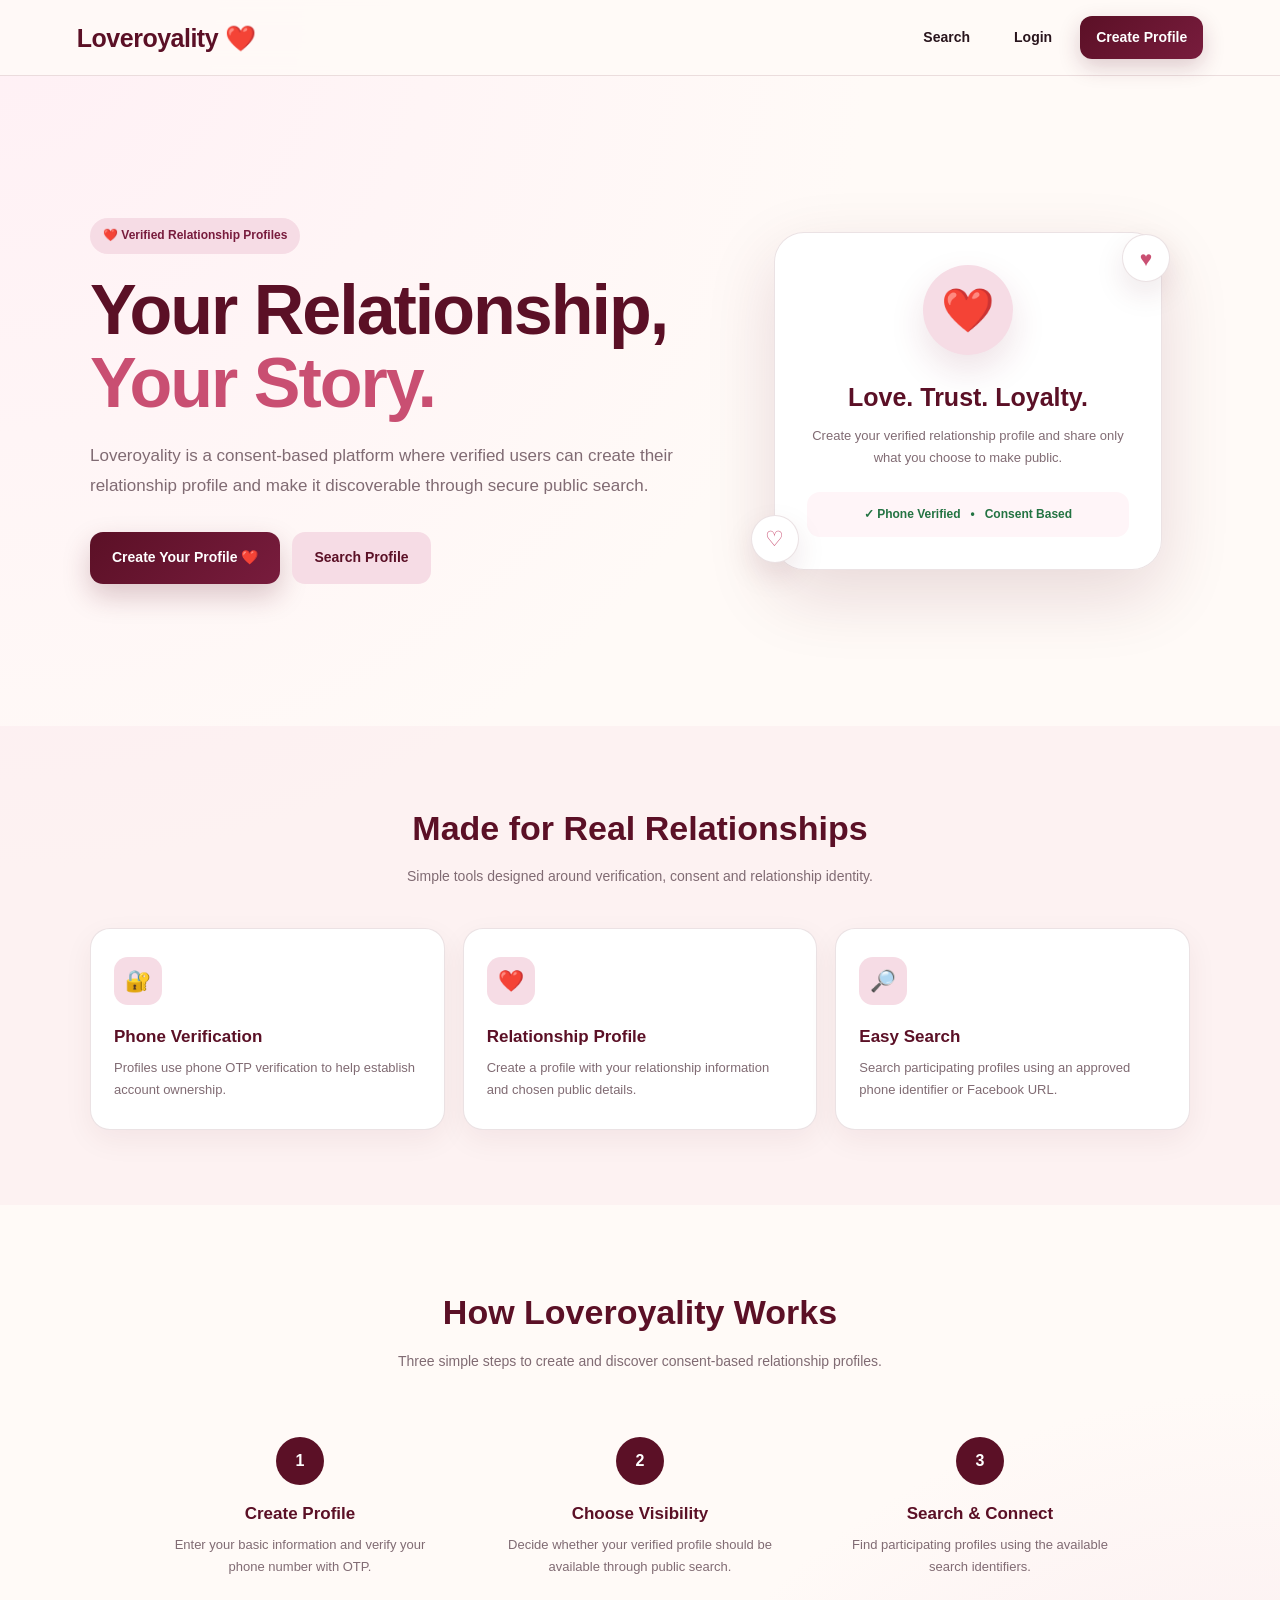
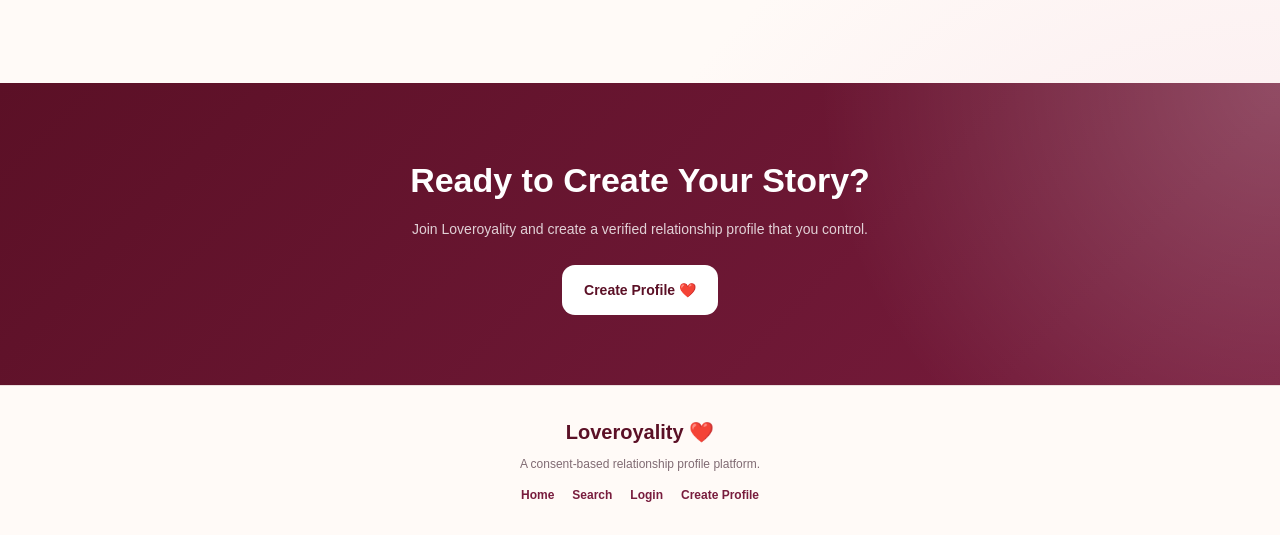
<file: index.html>
<!DOCTYPE html>
<html lang="en">
<head>
  <meta charset="UTF-8">
  <meta name="viewport" content="width=device-width, initial-scale=1.0">

  <title>Loveroyality — Relationship Profiles</title>
  <meta
    name="description"
    content="Loveroyality is a consent-based relationship profile platform where verified users can create and search public relationship profiles."
  >

  <link rel="stylesheet" href="style.css">

  <style>
    .home-page {
      min-height: calc(100vh - 76px);
    }

    .hero {
      min-height: 650px;
      padding: 80px 6%;
      display: flex;
      align-items: center;
      justify-content: center;
    }

    .hero-content {
      width: 100%;
      max-width: 1100px;
      display: grid;
      grid-template-columns: 1.15fr 0.85fr;
      gap: 55px;
      align-items: center;
    }

    .hero-badge {
      display: inline-flex;
      align-items: center;
      gap: 8px;
      padding: 8px 13px;
      margin-bottom: 20px;
      border-radius: 30px;
      background: var(--pink);
      color: var(--wine);
      font-size: 12px;
      font-weight: 800;
    }

    .hero-text h1 {
      max-width: 680px;
      margin-bottom: 20px;
      color: var(--burgundy);
      font-size: clamp(40px, 6vw, 70px);
      line-height: 1.05;
      letter-spacing: -2px;
    }

    .hero-text h1 span {
      color: var(--rose);
    }

    .hero-text p {
      max-width: 610px;
      margin-bottom: 30px;
      color: var(--muted);
      font-size: 17px;
      line-height: 1.8;
    }

    .hero-buttons {
      display: flex;
      flex-wrap: wrap;
      gap: 12px;
    }

    .hero-btn {
      display: inline-flex;
      min-height: 52px;
      padding: 0 22px;
      align-items: center;
      justify-content: center;
      border-radius: 13px;
      font-size: 14px;
      font-weight: 800;
      transition: 0.25s ease;
    }

    .hero-btn.primary {
      color: var(--white);
      background: linear-gradient(
        135deg,
        var(--burgundy),
        var(--wine)
      );
      box-shadow: 0 12px 28px rgba(91, 16, 38, 0.22);
    }

    .hero-btn.secondary {
      color: var(--burgundy);
      background: var(--pink);
    }

    .hero-btn:hover {
      transform: translateY(-2px);
    }

    .hero-card {
      position: relative;
      min-height: 390px;
      padding: 28px;
      display: flex;
      align-items: center;
      justify-content: center;
    }

    .love-card {
      width: min(100%, 390px);
      padding: 32px;
      text-align: center;
      background: rgba(255, 255, 255, 0.96);
      border: 1px solid var(--border);
      border-radius: 30px;
      box-shadow: 0 25px 70px rgba(91, 16, 38, 0.14);
    }

    .love-heart {
      width: 90px;
      height: 90px;
      margin: 0 auto 22px;
      display: flex;
      align-items: center;
      justify-content: center;
      border-radius: 50%;
      background: var(--pink);
      color: var(--wine);
      font-size: 43px;
      box-shadow: 0 15px 35px rgba(120, 28, 61, 0.13);
    }

    .love-card h2 {
      margin-bottom: 8px;
      color: var(--burgundy);
      font-size: 25px;
    }

    .love-card p {
      margin-bottom: 22px;
      color: var(--muted);
      font-size: 13px;
      line-height: 1.7;
    }

    .verified-box {
      padding: 13px;
      border-radius: 13px;
      background: var(--soft-pink);
      color: #237342;
      font-size: 12px;
      font-weight: 800;
    }

    .floating-heart {
      position: absolute;
      display: flex;
      align-items: center;
      justify-content: center;
      width: 48px;
      height: 48px;
      border-radius: 50%;
      background: var(--white);
      border: 1px solid var(--border);
      box-shadow: 0 12px 30px rgba(91, 16, 38, 0.1);
      color: var(--rose);
      font-size: 21px;
    }

    .floating-heart.one {
      top: 30px;
      right: 20px;
    }

    .floating-heart.two {
      bottom: 35px;
      left: 5px;
    }

    .features {
      padding: 75px 6%;
      background: rgba(246, 220, 229, 0.28);
    }

    .section-heading {
      max-width: 650px;
      margin: 0 auto 40px;
      text-align: center;
    }

    .section-heading h2 {
      margin-bottom: 10px;
      color: var(--burgundy);
      font-size: 34px;
    }

    .section-heading p {
      color: var(--muted);
      font-size: 14px;
    }

    .feature-grid {
      width: 100%;
      max-width: 1100px;
      margin: auto;
      display: grid;
      grid-template-columns: repeat(3, 1fr);
      gap: 18px;
    }

    .feature-card {
      padding: 28px 23px;
      background: var(--white);
      border: 1px solid var(--border);
      border-radius: 20px;
      box-shadow: 0 10px 30px rgba(91, 16, 38, 0.06);
      transition: 0.25s ease;
    }

    .feature-card:hover {
      transform: translateY(-4px);
      box-shadow: 0 18px 40px rgba(91, 16, 38, 0.1);
    }

    .feature-icon {
      width: 48px;
      height: 48px;
      margin-bottom: 18px;
      display: flex;
      align-items: center;
      justify-content: center;
      border-radius: 14px;
      background: var(--pink);
      color: var(--wine);
      font-size: 21px;
    }

    .feature-card h3 {
      margin-bottom: 7px;
      color: var(--burgundy);
      font-size: 17px;
    }

    .feature-card p {
      color: var(--muted);
      font-size: 13px;
      line-height: 1.7;
    }

    .how-section {
      padding: 80px 6%;
    }

    .steps {
      width: 100%;
      max-width: 1000px;
      margin: auto;
      display: grid;
      grid-template-columns: repeat(3, 1fr);
      gap: 20px;
    }

    .step {
      text-align: center;
      padding: 25px 18px;
    }

    .step-number {
      width: 48px;
      height: 48px;
      margin: 0 auto 15px;
      display: flex;
      align-items: center;
      justify-content: center;
      border-radius: 50%;
      background: var(--burgundy);
      color: var(--white);
      font-weight: 800;
    }

    .step h3 {
      margin-bottom: 7px;
      color: var(--burgundy);
      font-size: 17px;
    }

    .step p {
      color: var(--muted);
      font-size: 13px;
      line-height: 1.7;
    }

    .cta-section {
      padding: 70px 6%;
      background:
        radial-gradient(
          circle at top right,
          rgba(255,255,255,0.22),
          transparent 35%
        ),
        linear-gradient(
          135deg,
          var(--burgundy),
          var(--wine)
        );
      color: var(--white);
      text-align: center;
    }

    .cta-section h2 {
      margin-bottom: 10px;
      font-size: 34px;
    }

    .cta-section p {
      max-width: 600px;
      margin: 0 auto 25px;
      color: rgba(255,255,255,0.8);
      font-size: 14px;
    }

    .cta-btn {
      display: inline-flex;
      min-height: 50px;
      padding: 0 22px;
      align-items: center;
      justify-content: center;
      border-radius: 13px;
      background: var(--white);
      color: var(--burgundy);
      font-size: 14px;
      font-weight: 800;
    }

    .footer {
      padding: 30px 6%;
      text-align: center;
      background: var(--cream);
      border-top: 1px solid var(--border);
    }

    .footer-logo {
      margin-bottom: 7px;
      color: var(--burgundy);
      font-size: 20px;
      font-weight: 800;
    }

    .footer p {
      color: var(--muted);
      font-size: 12px;
    }

    .footer-links {
      margin-top: 12px;
      display: flex;
      justify-content: center;
      gap: 18px;
      flex-wrap: wrap;
    }

    .footer-links a {
      color: var(--wine);
      font-size: 12px;
      font-weight: 700;
    }

    @media (max-width: 850px) {
      .hero {
        padding: 55px 5%;
      }

      .hero-content {
        grid-template-columns: 1fr;
        gap: 25px;
      }

      .hero-text {
        text-align: center;
      }

      .hero-text p {
        margin-left: auto;
        margin-right: auto;
      }

      .hero-buttons {
        justify-content: center;
      }

      .hero-card {
        min-height: 330px;
      }

      .feature-grid,
      .steps {
        grid-template-columns: 1fr;
      }

      .feature-card {
        text-align: center;
      }

      .feature-icon {
        margin-left: auto;
        margin-right: auto;
      }
    }

    @media (max-width: 700px) {
      .home-page {
        min-height: calc(100vh - 68px);
      }

      .hero {
        padding: 45px 18px;
      }

      .hero-text h1 {
        font-size: 42px;
        letter-spacing: -1.5px;
      }

      .hero-text p {
        font-size: 14px;
      }

      .hero-buttons {
        flex-direction: column;
      }

      .hero-btn {
        width: 100%;
      }

      .hero-card {
        min-height: 300px;
        padding: 15px;
      }

      .love-card {
        padding: 26px 20px;
      }

      .features,
      .how-section,
      .cta-section {
        padding-left: 18px;
        padding-right: 18px;
      }

      .section-heading h2,
      .cta-section h2 {
        font-size: 28px;
      }
    }

    @media (max-width: 420px) {
      .hero-text h1 {
        font-size: 36px;
      }

      .love-heart {
        width: 75px;
        height: 75px;
        font-size: 35px;
      }

      .floating-heart {
        width: 40px;
        height: 40px;
        font-size: 18px;
      }
    }
  </style>
</head>

<body>

<header class="navbar">

  <a href="index.html" class="logo">
    Loveroyality ❤️
  </a>

  <nav>
    <a href="search.html">Search</a>
    <a href="login.html">Login</a>
    <a href="register.html" class="nav-btn">Create Profile</a>
  </nav>

</header>

<main class="home-page">

  <section class="hero">

    <div class="hero-content">

      <div class="hero-text">

        <div class="hero-badge">
          ❤️ Verified Relationship Profiles
        </div>

        <h1>
          Your Relationship,
          <span>Your Story.</span>
        </h1>

        <p>
          Loveroyality is a consent-based platform where verified
          users can create their relationship profile and make it
          discoverable through secure public search.
        </p>

        <div class="hero-buttons">

          <a
            href="register.html"
            class="hero-btn primary"
          >
            Create Your Profile ❤️
          </a>

          <a
            href="search.html"
            class="hero-btn secondary"
          >
            Search Profile
          </a>

        </div>

      </div>

      <div class="hero-card">

        <div class="floating-heart one">♥</div>
        <div class="floating-heart two">♡</div>

        <div class="love-card">

          <div class="love-heart">
            ❤️
          </div>

          <h2>
            Love. Trust. Loyalty.
          </h2>

          <p>
            Create your verified relationship profile
            and share only what you choose to make public.
          </p>

          <div class="verified-box">
            ✓ Phone Verified &nbsp; • &nbsp; Consent Based
          </div>

        </div>

      </div>

    </div>

  </section>

  <section class="features">

    <div class="section-heading">

      <h2>Made for Real Relationships</h2>

      <p>
        Simple tools designed around verification,
        consent and relationship identity.
      </p>

    </div>

    <div class="feature-grid">

      <div class="feature-card">

        <div class="feature-icon">🔐</div>

        <h3>Phone Verification</h3>

        <p>
          Profiles use phone OTP verification to
          help establish account ownership.
        </p>

      </div>

      <div class="feature-card">

        <div class="feature-icon">❤️</div>

        <h3>Relationship Profile</h3>

        <p>
          Create a profile with your relationship
          information and chosen public details.
        </p>

      </div>

      <div class="feature-card">

        <div class="feature-icon">🔎</div>

        <h3>Easy Search</h3>

        <p>
          Search participating profiles using an
          approved phone identifier or Facebook URL.
        </p>

      </div>

    </div>

  </section>

  <section class="how-section">

    <div class="section-heading">

      <h2>How Loveroyality Works</h2>

      <p>
        Three simple steps to create and discover
        consent-based relationship profiles.
      </p>

    </div>

    <div class="steps">

      <div class="step">

        <div class="step-number">1</div>

        <h3>Create Profile</h3>

        <p>
          Enter your basic information and
          verify your phone number with OTP.
        </p>

      </div>

      <div class="step">

        <div class="step-number">2</div>

        <h3>Choose Visibility</h3>

        <p>
          Decide whether your verified profile
          should be available through public search.
        </p>

      </div>

      <div class="step">

        <div class="step-number">3</div>

        <h3>Search & Connect</h3>

        <p>
          Find participating profiles using the
          available search identifiers.
        </p>

      </div>

    </div>

  </section>

  <section class="cta-section">

    <h2>
      Ready to Create Your Story?
    </h2>

    <p>
      Join Loveroyality and create a verified
      relationship profile that you control.
    </p>

    <a
      href="register.html"
      class="cta-btn"
    >
      Create Profile ❤️
    </a>

  </section>

</main>

<footer class="footer">

  <div class="footer-logo">
    Loveroyality ❤️
  </div>

  <p>
    A consent-based relationship profile platform.
  </p>

  <div class="footer-links">

    <a href="index.html">Home</a>
    <a href="search.html">Search</a>
    <a href="login.html">Login</a>
    <a href="register.html">Create Profile</a>

  </div>

</footer>

</body>
</html>
</file>
<file: style.css>
* {
  margin: 0;
  padding: 0;
  box-sizing: border-box;
}

:root {
  --burgundy: #5b1026;
  --wine: #781c3d;
  --rose: #c94f72;
  --pink: #f6dce5;
  --soft-pink: #fff5f8;
  --gold: #d7ad62;
  --cream: #fffaf7;
  --white: #ffffff;
  --text: #29151d;
  --muted: #806b73;
  --border: rgba(91, 16, 38, 0.12);
  --shadow: 0 20px 60px rgba(91, 16, 38, 0.12);
}

html {
  scroll-behavior: smooth;
}

body {
  min-height: 100vh;
  font-family: Arial, Helvetica, sans-serif;
  background:
    radial-gradient(circle at top left, #fff0f5 0, transparent 35%),
    radial-gradient(circle at bottom right, #f8e3ea 0, transparent 30%),
    var(--cream);
  color: var(--text);
  line-height: 1.6;
}

a {
  color: inherit;
  text-decoration: none;
}

button,
input,
select {
  font: inherit;
}

button {
  cursor: pointer;
}

.navbar {
  width: 100%;
  min-height: 76px;
  padding: 0 6%;
  display: flex;
  align-items: center;
  justify-content: space-between;
  background: rgba(255, 250, 247, 0.92);
  border-bottom: 1px solid var(--border);
  backdrop-filter: blur(14px);
  position: sticky;
  top: 0;
  z-index: 1000;
}

.logo {
  font-size: 25px;
  font-weight: 800;
  letter-spacing: -0.5px;
  color: var(--burgundy);
}

.navbar nav {
  display: flex;
  align-items: center;
  gap: 12px;
}

.navbar nav > a {
  padding: 10px 16px;
  border-radius: 12px;
  font-size: 14px;
  font-weight: 700;
  transition: 0.25s ease;
}

.navbar nav > a:hover {
  background: var(--pink);
}

.nav-btn {
  color: var(--white) !important;
  background: linear-gradient(
    135deg,
    var(--burgundy),
    var(--wine)
  ) !important;
  box-shadow: 0 8px 22px rgba(91, 16, 38, 0.2);
}

.nav-btn:hover {
  transform: translateY(-2px);
  box-shadow: 0 12px 28px rgba(91, 16, 38, 0.25);
}

.auth-page {
  min-height: calc(100vh - 76px);
  padding: 55px 20px;
  display: flex;
  align-items: flex-start;
  justify-content: center;
}

.auth-card {
  width: 100%;
  max-width: 540px;
  padding: 38px;
  background: rgba(255, 255, 255, 0.96);
  border: 1px solid var(--border);
  border-radius: 26px;
  box-shadow: var(--shadow);
}

.auth-heading {
  text-align: center;
  margin-bottom: 30px;
}

.auth-icon {
  width: 58px;
  height: 58px;
  margin: 0 auto 15px;
  display: flex;
  align-items: center;
  justify-content: center;
  border-radius: 50%;
  background: var(--pink);
  color: var(--wine);
  font-size: 26px;
  box-shadow: 0 8px 25px rgba(120, 28, 61, 0.12);
}

.auth-heading h1 {
  font-size: 30px;
  color: var(--burgundy);
  margin-bottom: 7px;
}

.auth-heading p {
  color: var(--muted);
  font-size: 14px;
}

.form-group {
  margin-bottom: 19px;
}

.form-group label {
  display: block;
  margin-bottom: 8px;
  font-size: 14px;
  font-weight: 700;
  color: var(--text);
}

.form-group input,
.form-group select {
  width: 100%;
  height: 50px;
  padding: 0 15px;
  border: 1px solid var(--border);
  border-radius: 13px;
  outline: none;
  background: var(--white);
  color: var(--text);
  transition: 0.2s ease;
}

.form-group input:focus,
.form-group select:focus {
  border-color: var(--rose);
  box-shadow: 0 0 0 4px rgba(201, 79, 114, 0.1);
}

.phone-row {
  display: grid;
  grid-template-columns: 125px 1fr;
  gap: 10px;
}

.phone-row select {
  padding-left: 10px;
  padding-right: 5px;
}

.check-row {
  display: flex;
  align-items: flex-start;
  gap: 10px;
  margin: 18px 0 22px;
  color: var(--muted);
  font-size: 12px;
  line-height: 1.5;
}

.check-row input {
  width: 17px;
  height: 17px;
  margin-top: 2px;
  accent-color: var(--wine);
  flex-shrink: 0;
}

.primary-btn,
.secondary-btn {
  width: 100%;
  min-height: 50px;
  border-radius: 13px;
  border: none;
  font-weight: 800;
  transition: 0.25s ease;
}

.primary-btn {
  color: var(--white);
  background: linear-gradient(
    135deg,
    var(--burgundy),
    var(--wine)
  );
  box-shadow: 0 10px 25px rgba(91, 16, 38, 0.2);
}

.primary-btn:hover {
  transform: translateY(-2px);
  box-shadow: 0 14px 30px rgba(91, 16, 38, 0.25);
}

.primary-btn:disabled {
  opacity: 0.65;
  cursor: not-allowed;
  transform: none;
}

.secondary-btn {
  margin-top: 12px;
  color: var(--burgundy);
  background: var(--pink);
}

.secondary-btn:hover {
  background: #f0cad6;
}

.otp-section {
  padding-top: 4px;
}

.otp-heading {
  text-align: center;
  margin-bottom: 22px;
}

.otp-heading h2 {
  color: var(--burgundy);
  font-size: 22px;
  margin-bottom: 5px;
}

.otp-heading p {
  color: var(--muted);
  font-size: 13px;
}

#otpCode {
  text-align: center;
  font-size: 22px;
  font-weight: 800;
  letter-spacing: 7px;
}

.auth-footer {
  text-align: center;
  margin-top: 25px;
  padding-top: 20px;
  border-top: 1px solid var(--border);
  color: var(--muted);
  font-size: 13px;
}

.auth-footer a {
  color: var(--wine);
  font-weight: 800;
}

.app-message {
  position: fixed;
  top: 88px;
  left: 50%;
  transform: translateX(-50%);
  width: min(90%, 430px);
  padding: 13px 17px;
  border-radius: 12px;
  z-index: 2000;
  text-align: center;
  font-size: 13px;
  font-weight: 700;
  box-shadow: 0 12px 35px rgba(0, 0, 0, 0.12);
}

.app-message.info {
  background: #fff4d9;
  color: #6d5010;
}

.app-message.success {
  background: #e7f7ed;
  color: #176437;
}

.app-message.error {
  background: #fde8ed;
  color: #8b1837;
}

.search-loading {
  text-align: center;
  padding: 25px;
  color: var(--muted);
}

.empty-result {
  padding: 30px 20px;
  text-align: center;
  background: var(--soft-pink);
  border: 1px solid var(--border);
  border-radius: 18px;
}

.empty-result h3 {
  color: var(--burgundy);
  margin-bottom: 6px;
}

.empty-result p {
  color: var(--muted);
  font-size: 13px;
}

.profile-result-card {
  display: grid;
  grid-template-columns: auto 1fr auto auto;
  gap: 18px;
  align-items: center;
  padding: 18px;
  margin-bottom: 14px;
  background: var(--white);
  border: 1px solid var(--border);
  border-radius: 18px;
  box-shadow: 0 8px 25px rgba(91, 16, 38, 0.06);
}

.result-avatar {
  width: 55px;
  height: 55px;
  border-radius: 50%;
  display: flex;
  align-items: center;
  justify-content: center;
  background: linear-gradient(
    135deg,
    var(--wine),
    var(--rose)
  );
  color: var(--white);
  font-size: 21px;
  font-weight: 800;
}

.result-info h3 {
  color: var(--burgundy);
  font-size: 16px;
}

.result-info p {
  color: var(--muted);
  font-size: 12px;
}

.verified-result {
  color: #237342;
  font-size: 11px;
  font-weight: 700;
}

.result-relationship {
  text-align: right;
}

.result-relationship small {
  display: block;
  color: var(--muted);
  font-size: 10px;
}

.result-relationship strong {
  color: var(--wine);
  font-size: 13px;
}

.view-profile-btn {
  border: none;
  border-radius: 10px;
  padding: 10px 13px;
  background: var(--burgundy);
  color: var(--white);
  font-size: 12px;
  font-weight: 700;
}

.view-profile-btn:hover {
  background: var(--wine);
}

@media (max-width: 700px) {

  .navbar {
    min-height: 68px;
    padding: 0 18px;
  }

  .logo {
    font-size: 21px;
  }

  .navbar nav {
    gap: 4px;
  }

  .navbar nav > a {
    padding: 8px 9px;
    font-size: 12px;
  }

  .auth-page {
    min-height: calc(100vh - 68px);
    padding: 28px 14px;
  }

  .auth-card {
    padding: 25px 18px;
    border-radius: 21px;
  }

  .auth-heading {
    margin-bottom: 24px;
  }

  .auth-heading h1 {
    font-size: 25px;
  }

  .auth-icon {
    width: 52px;
    height: 52px;
    font-size: 23px;
  }

  .phone-row {
    grid-template-columns: 105px 1fr;
    gap: 7px;
  }

  .form-group input,
  .form-group select {
    height: 48px;
  }

  .profile-result-card {
    grid-template-columns: auto 1fr;
    gap: 12px;
  }

  .result-relationship {
    grid-column: 1 / -1;
    text-align: left;
    padding-top: 8px;
    border-top: 1px solid var(--border);
  }

  .view-profile-btn {
    grid-column: 1 / -1;
    width: 100%;
  }
}

@media (max-width: 420px) {

  .navbar {
    padding: 0 12px;
  }

  .logo {
    font-size: 19px;
  }

  .navbar nav > a {
    padding: 7px 7px;
    font-size: 11px;
  }

  .auth-card {
    padding: 22px 15px;
  }

  .auth-heading h1 {
    font-size: 23px;
  }

  .phone-row {
    grid-template-columns: 95px 1fr;
  }

  .phone-row select {
    font-size: 12px;
  }

  .form-group input {
    font-size: 14px;
  }

  #otpCode {
    font-size: 20px;
    letter-spacing: 5px;
  }
}
</file>
